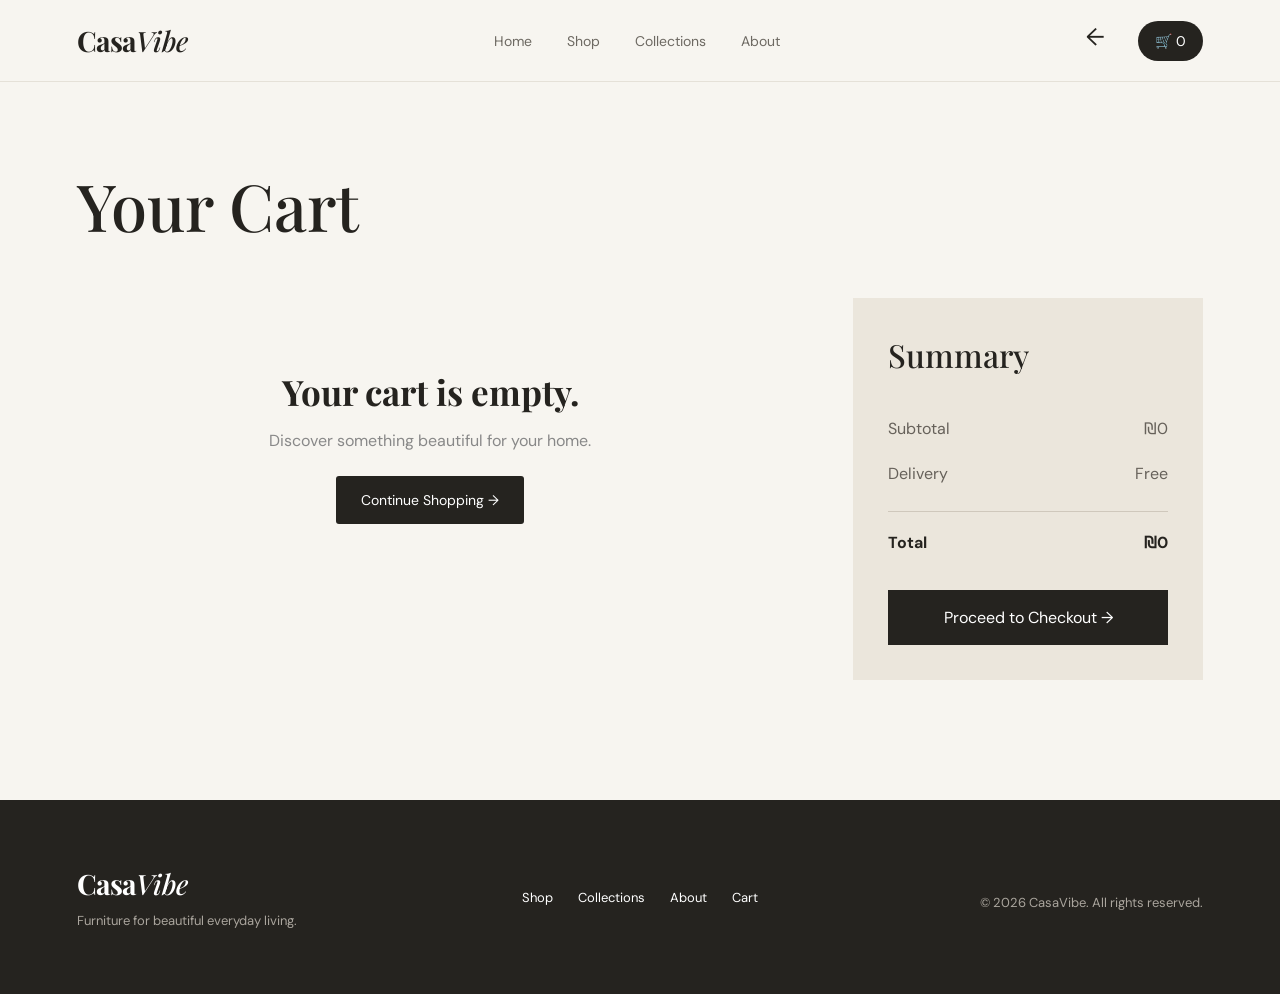
<file: html/cart.html>
<!DOCTYPE html>
<html lang="en">

<head>

    <meta charset="UTF-8">
    <meta name="viewport" content="width=device-width, initial-scale=1.0">

    <title>Your Cart | CasaVibe</title>

    <link rel="stylesheet" href="../css/style.css">

    <link rel="preconnect" href="https://fonts.googleapis.com">
    <link rel="preconnect" href="https://fonts.gstatic.com" crossorigin>

    <link
        href="https://fonts.googleapis.com/css2?family=DM+Sans:wght@400;500;600;700&family=Playfair+Display:wght@500;600;700&display=swap"
        rel="stylesheet"
    >

</head>


<body>


<!-- ================= HEADER ================= -->

<header class="header">

    <a href="index.html" class="logo">
        Casa<span>Vibe</span>
    </a>


    <nav class="navbar">

        <a href="index.html">
            Home
        </a>

        <a href="products.html">
            Shop
        </a>

        <a href="index.html#collections">
            Collections
        </a>

        <a href="index.html#about">
            About
        </a>

    </nav>


    <div class="header-actions">

        <a
            href="products.html"
            class="icon-btn"
        >
            ←
        </a>


        <a
            href="cart.html"
            class="cart-btn"
        >
            🛒
            <span id="cart-count">0</span>
        </a>

    </div>

</header>



<!-- ================= CART ================= -->

<main class="cart-page">

    <h1>
        Your Cart
    </h1>


    <div class="cart-layout">


        <!-- CART PRODUCTS -->

        <div id="cart-items"></div>


        <!-- SUMMARY -->

        <aside class="cart-summary">

            <h2>
                Summary
            </h2>


            <div class="summary-row">

                <span>
                    Subtotal
                </span>

                <span id="cart-subtotal">
                    ₪0
                </span>

            </div>


            <div class="summary-row">

                <span>
                    Delivery
                </span>

                <span>
                    Free
                </span>

            </div>


            <div class="summary-row summary-total">

                <span>
                    Total
                </span>

                <span id="cart-total">
                    ₪0
                </span>

            </div>


            <a
                href="checkout.html"
                class="checkout-btn"
                style="
                    display:block;
                    text-align:center;
                "
            >
                Proceed to Checkout →
            </a>

        </aside>

    </div>

</main>



<!-- ================= FOOTER ================= -->

<footer class="footer">

    <div>

        <a href="index.html" class="logo">
            Casa<span>Vibe</span>
        </a>

        <p>
            Furniture for beautiful everyday living.
        </p>

    </div>


    <div class="footer-links">

        <a href="products.html">
            Shop
        </a>

        <a href="index.html#collections">
            Collections
        </a>

        <a href="index.html#about">
            About
        </a>

        <a href="cart.html">
            Cart
        </a>

    </div>


    <p class="copyright">
        © 2026 CasaVibe. All rights reserved.
    </p>

</footer>



<!-- ================= CART JAVASCRIPT ================= -->

<script>

let cart =
    JSON.parse(
        localStorage.getItem("casaCart")
    ) || [];



/* ================= SAVE ================= */

function saveCart() {

    localStorage.setItem(
        "casaCart",
        JSON.stringify(cart)
    );

}



/* ================= DISPLAY ================= */

function displayCart() {

    const container =
        document.getElementById("cart-items");


    container.innerHTML = "";


    /* EMPTY CART */

    if (cart.length === 0) {

        container.innerHTML = `

            <div style="
                text-align:center;
                padding:70px 20px;
            ">

                <h2 style="
                    font-family:'Playfair Display',serif;
                    font-size:35px;
                    margin-bottom:15px;
                ">
                    Your cart is empty.
                </h2>

                <p style="
                    color:#888;
                    margin-bottom:25px;
                ">
                    Discover something beautiful
                    for your home.
                </p>

                <a
                    href="products.html"
                    class="primary-btn"
                >
                    Continue Shopping →
                </a>

            </div>

        `;

        updateTotals();

        updateCount();

        return;
    }



    /* PRODUCTS */

    cart.forEach(function(item, index) {

        const div =
            document.createElement("div");


        div.className =
            "cart-item";


        div.innerHTML = `

            <img
                src="${item.image}"
                alt="${item.name}"
            >


            <div>

                <h3>
                    ${item.name}
                </h3>


                <p>
                    ₪${Number(item.price).toLocaleString()}
                </p>


                <!-- QUANTITY -->

                <div style="
                    display:flex;
                    align-items:center;
                    gap:12px;
                    margin-top:15px;
                ">


                    <button
                        type="button"
                        onclick="decreaseItem(${index})"
                        style="
                            width:40px;
                            height:40px;
                            font-size:22px;
                            cursor:pointer;
                            border:1px solid #ccc;
                            background:white;
                        "
                    >
                        −
                    </button>


                    <span style="
                        min-width:25px;
                        text-align:center;
                        font-weight:bold;
                        font-size:17px;
                    ">
                        ${item.quantity}
                    </span>


                    <button
                        type="button"
                        onclick="increaseItem(${index})"
                        style="
                            width:40px;
                            height:40px;
                            font-size:22px;
                            cursor:pointer;
                            border:1px solid #ccc;
                            background:white;
                        "
                    >
                        +
                    </button>


                </div>


                <!-- REMOVE -->

                <button
                    type="button"
                    onclick="deleteItem(${index})"
                    style="
                        margin-top:15px;
                        cursor:pointer;
                        border:none;
                        background:none;
                        padding:0;
                        text-decoration:underline;
                    "
                >
                    Remove
                </button>

            </div>


            <!-- ITEM TOTAL -->

            <div class="cart-price">

                ₪${(
                    Number(item.price) *
                    Number(item.quantity)
                ).toLocaleString()}

            </div>

        `;


        container.appendChild(div);

    });


    updateTotals();

    updateCount();

}



/* ================= PLUS ================= */

function increaseItem(index) {

    if (!cart[index]) return;


    cart[index].quantity =
        Number(cart[index].quantity) + 1;


    saveCart();

    displayCart();

}



/* ================= MINUS ================= */

function decreaseItem(index) {

    if (!cart[index]) return;


    cart[index].quantity =
        Number(cart[index].quantity) - 1;


    /* DELETE WHEN ZERO */

    if (cart[index].quantity <= 0) {

        cart.splice(index, 1);

    }


    saveCart();

    displayCart();

}



/* ================= DELETE ================= */

function deleteItem(index) {

    if (!cart[index]) return;


    cart.splice(index, 1);


    saveCart();

    displayCart();

}



/* ================= TOTAL ================= */

function updateTotals() {

    let total = 0;


    cart.forEach(function(item) {

        total +=
            Number(item.price) *
            Number(item.quantity);

    });


    document.getElementById(
        "cart-subtotal"
    ).textContent =
        "₪" + total.toLocaleString();


    document.getElementById(
        "cart-total"
    ).textContent =
        "₪" + total.toLocaleString();

}



/* ================= CART COUNT ================= */

function updateCount() {

    let count = 0;


    cart.forEach(function(item) {

        count +=
            Number(item.quantity);

    });


    document.getElementById(
        "cart-count"
    ).textContent = count;

}



/* ================= START ================= */

displayCart();

updateCount();

</script>


</body>

</html>
</file>
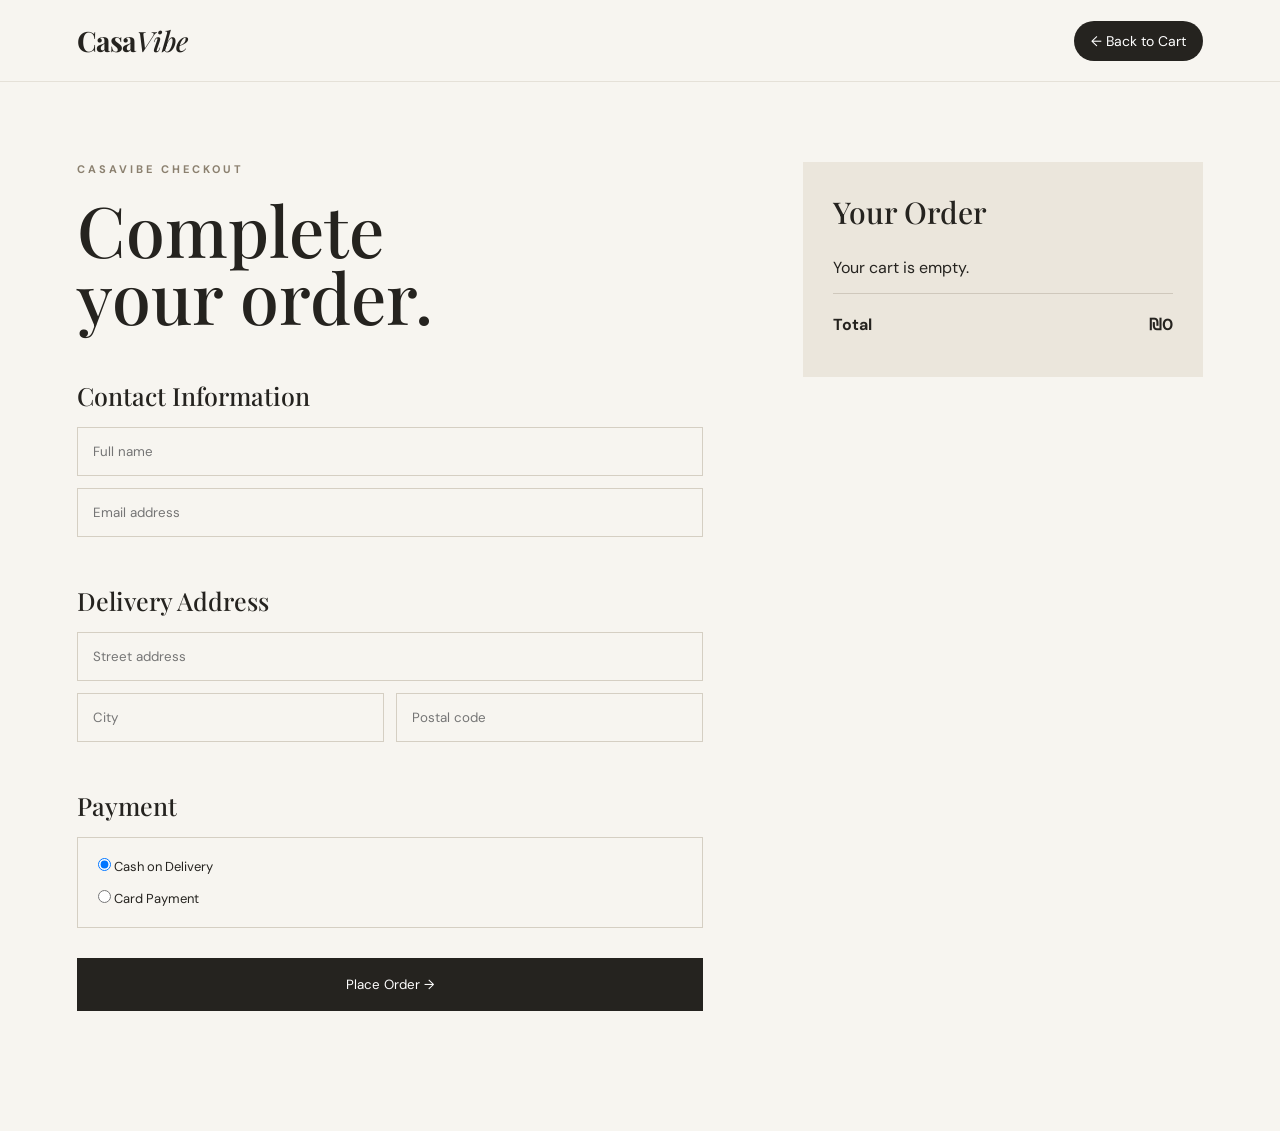
<file: html/checkout.html>
<!DOCTYPE html>
<html lang="en">

<head>

    <meta charset="UTF-8">

    <meta name="viewport" content="width=device-width, initial-scale=1.0">

    <title>Checkout | CasaVibe</title>

    <link rel="stylesheet" href="../css/style.css">

    <link rel="preconnect" href="https://fonts.googleapis.com">

    <link rel="stylesheet" href="https://fonts.googleapis.com/css2?family=DM+Sans:wght@400;500;600;700&family=Playfair+Display:wght@500;600;700&display=swap">

</head>

<body>

<header class="header">

    <a href="index.html" class="logo">
        Casa<span>Vibe</span>
    </a>

    <a href="cart.html" class="cart-btn">
        ← Back to Cart
    </a>

</header>


<main class="checkout-page">

    <div class="checkout-content">

        <p class="small-title">
            CASAVIBE CHECKOUT
        </p>

        <h1>
            Complete<br>
            your order.
        </h1>


        <form onsubmit="placeOrder(event)">

            <h2>Contact Information</h2>

            <input
                id="checkout-name"
                type="text"
                placeholder="Full name"
                required
            >

            <input
                id="checkout-email"
                type="email"
                placeholder="Email address"
                required
            >


            <h2>Delivery Address</h2>

            <input
                id="checkout-address"
                type="text"
                placeholder="Street address"
                required
            >

            <div class="checkout-row">

                <input
                    type="text"
                    placeholder="City"
                    required
                >

                <input
                    type="text"
                    placeholder="Postal code"
                    required
                >

            </div>


            <h2>Payment</h2>

            <div class="payment-box">

                <label>
                    <input type="radio" name="payment" checked>
                    Cash on Delivery
                </label>

                <label>
                    <input type="radio" name="payment">
                    Card Payment
                </label>

            </div>


            <button class="checkout-submit">
                Place Order →
            </button>

        </form>

    </div>


    <aside class="checkout-summary">

        <h2>Your Order</h2>

        <div id="checkout-items"></div>

        <div class="summary-row summary-total">

            <span>Total</span>

            <strong id="checkout-total">
                ₪0
            </strong>

        </div>

    </aside>

</main>


<script src="../js/script.js"></script>

<script>

function loadCheckout() {

    const container =
        document.querySelector("#checkout-items");

    const total =
        document.querySelector("#checkout-total");

    if (!cart.length) {

        container.innerHTML =
            "<p>Your cart is empty.</p>";

        return;
    }


    let totalPrice = 0;

    container.innerHTML = "";

    cart.forEach(item => {

        totalPrice += item.price * item.quantity;

        container.innerHTML += `

            <div class="checkout-item">

                <img
                    src="${item.image}"
                    alt="${item.name}"
                >

                <div>

                    <strong>
                        ${item.name}
                    </strong>

                    <p>
                        × ${item.quantity}
                    </p>

                </div>

                <span>
                    ₪${item.price * item.quantity}
                </span>

            </div>

        `;

    });

    total.textContent =
        `₪${totalPrice}`;
}


function placeOrder(event) {

    event.preventDefault();

    const order = {

        customer:
            document.querySelector("#checkout-name").value,

        email:
            document.querySelector("#checkout-email").value,

        address:
            document.querySelector("#checkout-address").value,

        items: cart,

        date:
            new Date().toLocaleString()

    };


    let orders =
    JSON.parse(localStorage.getItem("casaOrders")) || [];

orders.push(order);

localStorage.setItem(
    "casaOrders",
    JSON.stringify(orders)
);


    localStorage.removeItem("casaCart");

    cart = [];

    showToast("Order placed successfully ✓");

    setTimeout(() => {

        window.location.href = "index.html";

    }, 1500);

}


loadCheckout();

</script>

</body>
</html>
</file>
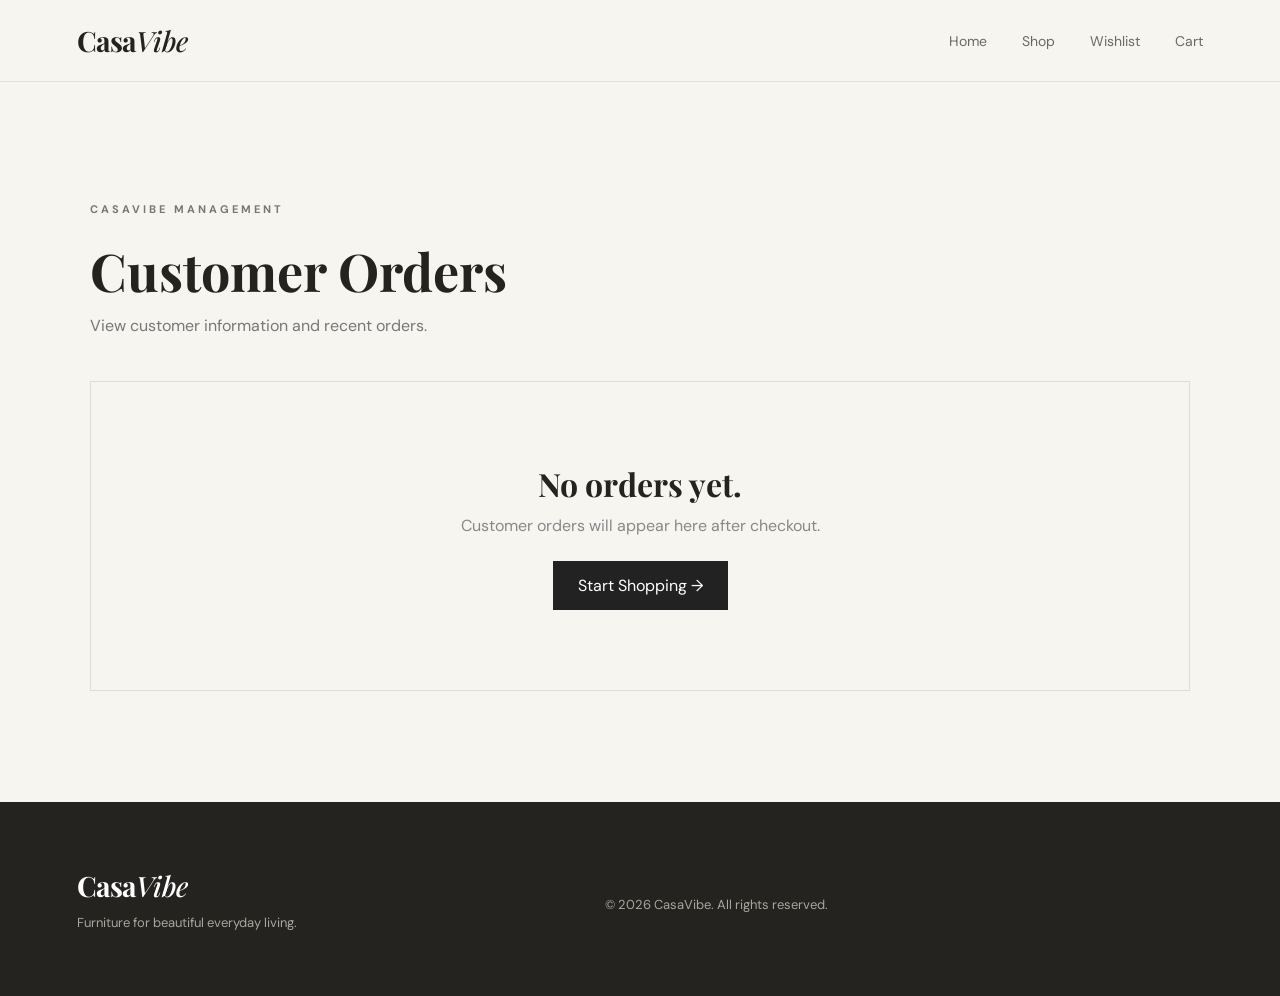
<file: html/orders.html>
<!DOCTYPE html><html lang="en"><head><meta charset="UTF-8">
<meta name="viewport" content="width=device-width, initial-scale=1.0">

<title>Orders | CasaVibe</title>

<link rel="stylesheet" href="../css/style.css">

<link rel="preconnect" href="https://fonts.googleapis.com">
<link rel="preconnect" href="https://fonts.gstatic.com" crossorigin>

<link href="https://fonts.googleapis.com/css2?family=DM+Sans:wght@400;500;600;700&family=Playfair+Display:wght@500;600;700&display=swap" rel="stylesheet">

<style>

    .orders-page {
        padding: 120px 7% 80px;
        min-height: 80vh;
    }

    .orders-header {
        max-width: 1200px;
        margin: 0 auto 45px;
    }

    .orders-header h1 {
        font-family: "Playfair Display", serif;
        font-size: 52px;
        margin: 10px 0;
    }

    .orders-header p {
        color: #777;
    }

    .orders-container {
        max-width: 1200px;
        margin: auto;
    }

    .order-card {
        border: 1px solid #ddd;
        padding: 30px;
        margin-bottom: 25px;
        background: #fff;
    }

    .order-top {
        display: flex;
        justify-content: space-between;
        align-items: flex-start;
        gap: 20px;
        border-bottom: 1px solid #eee;
        padding-bottom: 20px;
        margin-bottom: 20px;
    }

    .order-number {
        font-family: "Playfair Display", serif;
        font-size: 24px;
    }

    .order-date {
        color: #888;
        font-size: 14px;
        margin-top: 6px;
    }

    .order-status {
        background: #f1eee8;
        padding: 8px 14px;
        font-size: 13px;
        font-weight: 600;
    }

    .customer-info {
        display: grid;
        grid-template-columns: repeat(3, 1fr);
        gap: 20px;
        margin-bottom: 30px;
    }

    .customer-box {
        background: #fafafa;
        padding: 18px;
    }

    .customer-box span {
        display: block;
        font-size: 11px;
        text-transform: uppercase;
        letter-spacing: 1.5px;
        color: #999;
        margin-bottom: 7px;
    }

    .customer-box strong {
        font-size: 15px;
        font-weight: 600;
    }

    .order-products {
        border-top: 1px solid #eee;
        padding-top: 20px;
    }

    .order-product {
        display: flex;
        align-items: center;
        gap: 18px;
        padding: 15px 0;
        border-bottom: 1px solid #f0f0f0;
    }

    .order-product img {
        width: 75px;
        height: 75px;
        object-fit: cover;
    }

    .order-product-info {
        flex: 1;
    }

    .order-product-info strong {
        display: block;
        margin-bottom: 5px;
    }

    .order-product-info span {
        color: #888;
        font-size: 14px;
    }

    .order-product-price {
        font-weight: 700;
    }

    .order-total {
        display: flex;
        justify-content: space-between;
        align-items: center;
        padding-top: 25px;
        margin-top: 10px;
        font-size: 18px;
    }

    .order-total strong {
        font-size: 24px;
    }

    .empty-orders {
        text-align: center;
        padding: 80px 20px;
        border: 1px solid #ddd;
    }

    .empty-orders h2 {
        font-family: "Playfair Display", serif;
        font-size: 32px;
        margin-bottom: 10px;
    }

    .empty-orders p {
        color: #888;
        margin-bottom: 25px;
    }

    .empty-orders a {
        display: inline-block;
        background: #222;
        color: white;
        padding: 14px 25px;
        text-decoration: none;
    }

    .clear-orders {
        margin-top: 20px;
        border: 1px solid #ccc;
        background: white;
        padding: 12px 20px;
        cursor: pointer;
    }

    @media (max-width: 800px) {

        .orders-page {
            padding: 100px 5% 50px;
        }

        .orders-header h1 {
            font-size: 40px;
        }

        .customer-info {
            grid-template-columns: 1fr;
        }

        .order-top {
            flex-direction: column;
        }

        .order-product-price {
            font-size: 14px;
        }

    }

</style>

</head><body><header class="header"><a href="index.html" class="logo">
    Casa<span>Vibe</span>
</a>

<nav class="navbar">

    <a href="index.html">
        Home
    </a>

    <a href="products.html">
        Shop
    </a>

    <a href="wishlist.html">
        Wishlist
    </a>

    <a href="cart.html">
        Cart
    </a>

</nav>

</header><main class="orders-page"><div class="orders-header">

    <p class="small-title">
        CASAVIBE MANAGEMENT
    </p>

    <h1>
        Customer Orders
    </h1>

    <p>
        View customer information and recent orders.
    </p>

</div>


<div
    id="orders-container"
    class="orders-container">
</div>

</main><footer class="footer"><div>

    <a href="index.html" class="logo">
        Casa<span>Vibe</span>
    </a>

    <p>
        Furniture for beautiful everyday living.
    </p>

</div>

<p class="copyright">
    © 2026 CasaVibe. All rights reserved.
</p>

</footer><script>

function loadOrders() {

    const container =
        document.querySelector("#orders-container");

    const orders =
        JSON.parse(
            localStorage.getItem("casaOrders")
        ) || [];


    if (!orders.length) {

        container.innerHTML = `

            <div class="empty-orders">

                <h2>
                    No orders yet.
                </h2>

                <p>
                    Customer orders will appear here after checkout.
                </p>

                <a href="products.html">
                    Start Shopping →
                </a>

            </div>

        `;

        return;
    }


    container.innerHTML = "";


    orders.slice().reverse().forEach(function(order, index) {

        const orderNumber =
            orders.length - index;


        let productsHTML = "";

        let total = 0;


        if (order.items && order.items.length) {

            order.items.forEach(function(item) {

                const itemTotal =
                    Number(item.price) * Number(item.quantity);

                total += itemTotal;


                productsHTML += `

                    <div class="order-product">

                        <img
                            src="${item.image}"
                            alt="${item.name}"
                        >

                        <div class="order-product-info">

                            <strong>
                                ${item.name}
                            </strong>

                            <span>
                                Quantity: ${item.quantity}
                            </span>

                        </div>

                        <div class="order-product-price">
                            ₪${itemTotal}
                        </div>

                    </div>

                `;

            });

        }


        container.innerHTML += `

            <div class="order-card">

                <div class="order-top">

                    <div>

                        <div class="order-number">
                            Order #${orderNumber}
                        </div>

                        <div class="order-date">
                            ${order.date || "Date unavailable"}
                        </div>

                    </div>

                    <div class="order-status">
                        Pending
                    </div>

                </div>


                <div class="customer-info">

                    <div class="customer-box">

                        <span>
                            Customer
                        </span>

                        <strong>
                            ${order.customer || "Not provided"}
                        </strong>

                    </div>


                    <div class="customer-box">

                        <span>
                            Email
                        </span>

                        <strong>
                            ${order.email || "Not provided"}
                        </strong>

                    </div>


                    <div class="customer-box">

                        <span>
                            Delivery Address
                        </span>

                        <strong>
                            ${order.address || "Not provided"}
                        </strong>

                    </div>

                </div>


                <div class="order-products">

                    ${productsHTML}

                </div>


                <div class="order-total">

                    <span>
                        Order Total
                    </span>

                    <strong>
                        ₪${total}
                    </strong>

                </div>

            </div>

        `;

    });


    container.innerHTML += `

        <button
            class="clear-orders"
            onclick="clearOrders()">

            Clear All Orders

        </button>

    `;

}


function clearOrders() {

    const confirmDelete =
        confirm(
            "Are you sure you want to delete all orders?"
        );

    if (!confirmDelete) return;


    localStorage.removeItem("casaOrders");

    loadOrders();

}


loadOrders();

</script></body></html>
</file>
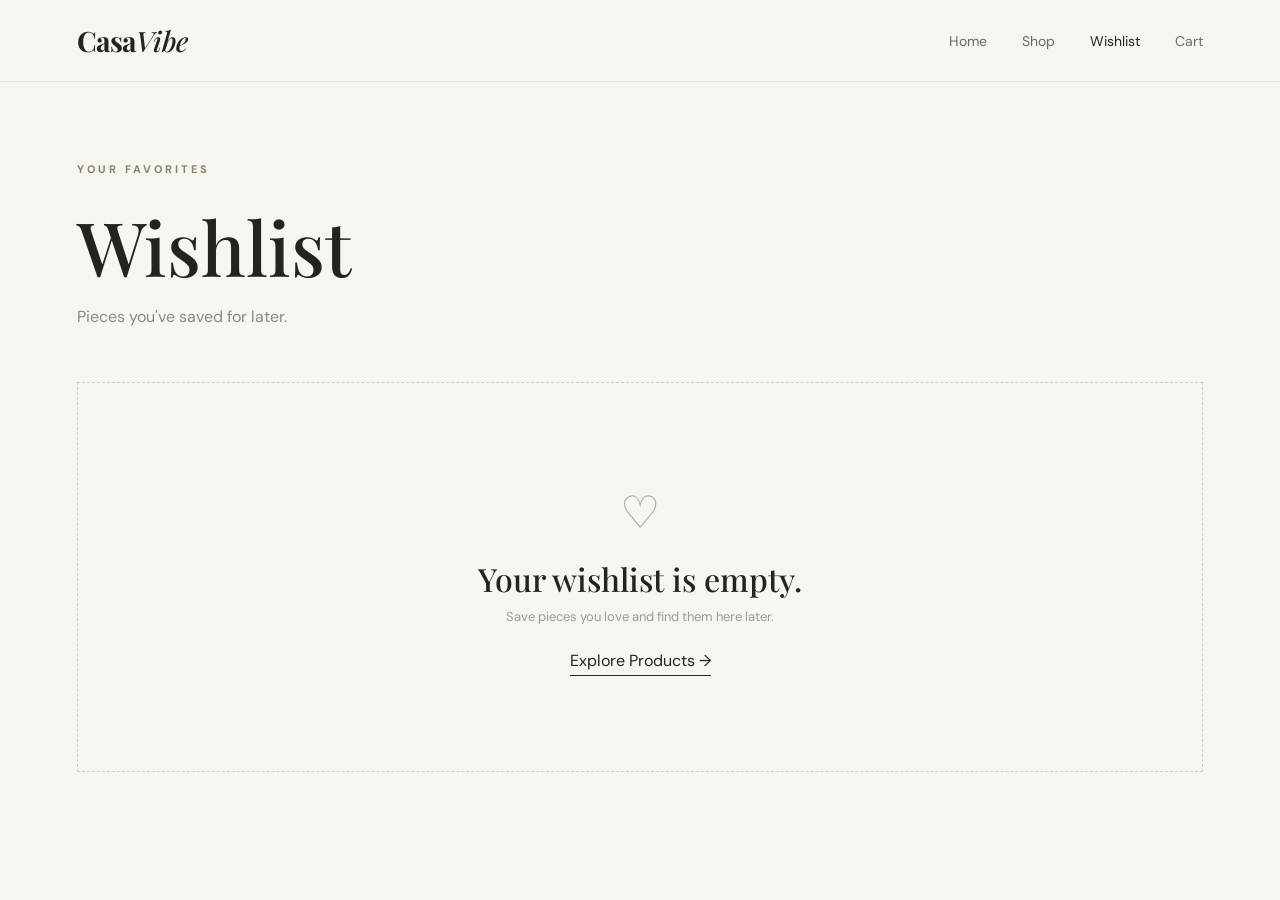
<file: html/wishlist.html>
<!DOCTYPE html>
<html lang="en">

<head>

    <meta charset="UTF-8">

    <meta name="viewport" content="width=device-width, initial-scale=1.0">

    <title>Wishlist | CasaVibe</title>

    <link rel="stylesheet" href="../css/style.css">

    <link rel="preconnect" href="https://fonts.googleapis.com">

    <link rel="preconnect" href="https://fonts.gstatic.com" crossorigin>

    <link href="https://fonts.googleapis.com/css2?family=DM+Sans:wght@400;500;600;700&family=Playfair+Display:wght@500;600;700&display=swap" rel="stylesheet">

</head>

<body>

<header class="header">

    <a href="index.html" class="logo">
        Casa<span>Vibe</span>
    </a>

    <nav class="navbar">

        <a href="index.html">Home</a>

        <a href="products.html">Shop</a>

        <a href="wishlist.html" class="active">
            Wishlist
        </a>

        <a href="cart.html">
            Cart
        </a>

    </nav>

</header>


<main class="wishlist-page">

    <div class="wishlist-title">

        <p class="small-title">
            YOUR FAVORITES
        </p>

        <h1>
            Wishlist
        </h1>

        <p>
            Pieces you've saved for later.
        </p>

    </div>


    <div
        id="wishlist-grid"
        class="shop-grid">
    </div>

</main>


<script src="../js/script.js"></script>


<script>

function renderWishlist() {

    const grid =
        document.querySelector("#wishlist-grid");

    const wishlist =
        JSON.parse(
            localStorage.getItem("casaWishlist")
        ) || [];


    if (!wishlist.length) {

        grid.innerHTML = `

            <div class="empty-wishlist">

                <div>
                    ♡
                </div>

                <h2>
                    Your wishlist is empty.
                </h2>

                <p>
                    Save pieces you love and find them here later.
                </p>

                <a href="products.html">
                    Explore Products →
                </a>

            </div>

        `;

        return;
    }


    wishlist.forEach((item, index) => {

        grid.innerHTML += `

            <article class="shop-product">

                <div class="shop-product-image">

                    <button
                        class="heart-btn wishlist-remove"
                        onclick="removeWishlist(${index})">
                        ♥
                    </button>

                    <img
                        src="${item.image}"
                        alt="${item.name}"
                    >

                </div>

                <div class="shop-product-info">

                    <span>
                        Saved Item
                    </span>

                    <h2>
                        ${item.name}
                    </h2>

                    <div>

                        <strong>
                            ₪${item.price}
                        </strong>

                        <button
                            class="add-btn"
                            onclick="addWishlistToCart(${index})">
                            Add to cart +
                        </button>

                    </div>

                </div>

            </article>

        `;

    });

}


function removeWishlist(index) {

    let wishlist =
        JSON.parse(
            localStorage.getItem("casaWishlist")
        ) || [];

    wishlist.splice(index, 1);

    localStorage.setItem(
        "casaWishlist",
        JSON.stringify(wishlist)
    );

    renderWishlist();

}


function addWishlistToCart(index) {

    const wishlist =
        JSON.parse(
            localStorage.getItem("casaWishlist")
        ) || [];

    const item = wishlist[index];

    addToCart(
        item.name,
        item.price,
        item.image
    );

}


renderWishlist();

</script>

</body>
</html>
</file>
<file: css/style.css>
* {
    margin: 0;
    padding: 0;
    box-sizing: border-box;
}

html {
    scroll-behavior: smooth;
}

body {
    font-family: "DM Sans", sans-serif;
    background: #f7f5f0;
    color: #25231f;
}

a {
    text-decoration: none;
    color: inherit;
}

button {
    font-family: inherit;
}


/* ================= HEADER ================= */

.header {
    height: 82px;
    padding: 0 6%;
    display: flex;
    align-items: center;
    justify-content: space-between;
    background: #f7f5f0;
    border-bottom: 1px solid #e5e1d8;
    position: sticky;
    top: 0;
    z-index: 1000;
}

.logo {
    font-family: "Playfair Display", serif;
    font-size: 28px;
    font-weight: 700;
    letter-spacing: -1px;
}

.logo span {
    font-style: italic;
    font-weight: 500;
}

.navbar {
    display: flex;
    gap: 35px;
}

.navbar a {
    font-size: 14px;
    color: #6d6962;
    transition: 0.3s;
}

.navbar a:hover,
.navbar a.active {
    color: #25231f;
}

.header-actions {
    display: flex;
    align-items: center;
    gap: 12px;
}

.icon-btn {
    width: 40px;
    height: 40px;
    border: none;
    background: transparent;
    font-size: 24px;
    cursor: pointer;
}

.cart-btn {
    background: #25231f;
    color: white;
    padding: 11px 17px;
    border-radius: 30px;
    font-size: 14px;
}


/* ================= HERO ================= */

.hero {
    min-height: calc(100vh - 82px);
    padding: 55px 6%;
    display: grid;
    grid-template-columns: 0.85fr 1.15fr;
    gap: 60px;
    align-items: center;
}

.hero-content {
    max-width: 570px;
}

.small-title {
    font-size: 11px;
    letter-spacing: 3px;
    font-weight: 700;
    color: #8b806f;
    margin-bottom: 20px;
}

.hero h1 {
    font-family: "Playfair Display", serif;
    font-size: clamp(55px, 6vw, 92px);
    line-height: 0.95;
    font-weight: 500;
    letter-spacing: -4px;
}

.hero h1 span {
    display: block;
    font-style: italic;
}

.hero-description {
    margin-top: 30px;
    max-width: 450px;
    color: #716d66;
    line-height: 1.8;
    font-size: 15px;
}

.hero-buttons {
    margin-top: 35px;
    display: flex;
    gap: 14px;
    align-items: center;
}

.primary-btn {
    display: inline-block;
    background: #25231f;
    color: white;
    padding: 15px 25px;
    border-radius: 3px;
    font-size: 14px;
    transition: 0.3s;
}

.primary-btn:hover {
    transform: translateY(-3px);
}

.secondary-btn {
    border-bottom: 1px solid #25231f;
    padding-bottom: 5px;
    font-size: 14px;
}

.hero-image {
    height: 650px;
    position: relative;
    overflow: hidden;
}

.hero-image img {
    width: 100%;
    height: 100%;
    object-fit: cover;
    transition: 0.7s;
}

.hero-image:hover img {
    transform: scale(1.03);
}

.floating-card {
    position: absolute;
    bottom: 25px;
    left: 25px;
    background: rgba(255,255,255,0.94);
    padding: 17px 20px;
    display: flex;
    align-items: center;
    gap: 13px;
    min-width: 210px;
}

.floating-card > span {
    font-size: 22px;
}

.floating-card strong {
    display: block;
    font-size: 13px;
}

.floating-card small {
    color: #777;
    display: block;
    margin-top: 4px;
}


/* ================= SECTIONS ================= */

.categories,
.featured {
    padding: 100px 6%;
}

.section-heading {
    display: flex;
    justify-content: space-between;
    align-items: end;
    margin-bottom: 40px;
}

.section-heading h2 {
    font-family: "Playfair Display", serif;
    font-size: 46px;
    font-weight: 500;
}

.section-heading > a {
    border-bottom: 1px solid #25231f;
    padding-bottom: 5px;
    font-size: 13px;
}


/* ================= CATEGORIES ================= */

.category-grid {
    display: grid;
    grid-template-columns: 1.5fr 1fr 1fr;
    gap: 18px;
}

.category-card {
    height: 480px;
    position: relative;
    overflow: hidden;
}

.category-card img {
    width: 100%;
    height: 100%;
    object-fit: cover;
    transition: 0.6s;
}

.category-card:hover img {
    transform: scale(1.06);
}

.category-overlay {
    position: absolute;
    bottom: 0;
    left: 0;
    right: 0;
    padding: 30px;
    color: white;
    background: linear-gradient(transparent, rgba(0,0,0,0.7));
}

.category-overlay span {
    font-size: 11px;
    opacity: 0.8;
}

.category-overlay h3 {
    font-family: "Playfair Display", serif;
    font-size: 30px;
    margin-top: 8px;
}

.category-overlay p {
    font-size: 12px;
    margin-top: 5px;
    opacity: 0.85;
}


/* ================= PRODUCTS ================= */

.product-grid {
    display: grid;
    grid-template-columns: repeat(4, 1fr);
    gap: 22px;
}

.product-image {
    height: 390px;
    position: relative;
    overflow: hidden;
    background: #e9e5dd;
}

.product-image img {
    width: 100%;
    height: 100%;
    object-fit: cover;
    transition: 0.6s;
}

.product-card:hover .product-image img {
    transform: scale(1.05);
}

.badge {
    position: absolute;
    top: 15px;
    left: 15px;
    background: white;
    padding: 7px 10px;
    font-size: 10px;
    font-weight: 700;
    z-index: 2;
}

.badge.sale {
    background: #25231f;
    color: white;
}

.heart-btn {
    position: absolute;
    right: 15px;
    top: 13px;
    z-index: 3;
    border: none;
    background: white;
    width: 37px;
    height: 37px;
    border-radius: 50%;
    font-size: 21px;
    cursor: pointer;
    transition: 0.3s;
}

.heart-btn:hover {
    transform: scale(1.1);
}

.product-info {
    padding: 16px 2px;
}

.product-info > p {
    color: #999;
    font-size: 11px;
    text-transform: uppercase;
    letter-spacing: 1px;
}

.product-info h3 {
    font-family: "Playfair Display", serif;
    font-size: 21px;
    font-weight: 500;
    margin-top: 7px;
}

.product-bottom {
    display: flex;
    justify-content: space-between;
    align-items: center;
    margin-top: 13px;
}

.product-bottom strong {
    font-size: 14px;
}

.product-bottom span {
    font-size: 11px;
    letter-spacing: 1px;
}


/* ================= ABOUT ================= */

.about {
    margin: 50px 6% 120px;
    display: grid;
    grid-template-columns: 1fr 1fr;
    background: #e8e3d9;
}

.about-image {
    height: 600px;
}

.about-image img {
    width: 100%;
    height: 100%;
    object-fit: cover;
}

.about-content {
    display: flex;
    flex-direction: column;
    justify-content: center;
    padding: 70px;
}

.about-content h2 {
    font-family: "Playfair Display", serif;
    font-size: 52px;
    font-weight: 500;
    line-height: 1.05;
}

.about-content > p:not(.small-title) {
    color: #6d6962;
    line-height: 1.8;
    margin: 25px 0 35px;
    max-width: 430px;
}

.about-content .primary-btn {
    width: fit-content;
}


/* ================= FOOTER ================= */

.footer {
    background: #25231f;
    color: white;
    padding: 65px 6%;
    display: grid;
    grid-template-columns: 1fr 1fr 1fr;
    align-items: center;
}

.footer .logo {
    color: white;
}

.footer p {
    color: #aaa59d;
    font-size: 13px;
    margin-top: 10px;
}

.footer-links {
    display: flex;
    justify-content: center;
    gap: 25px;
    font-size: 13px;
}

.copyright {
    text-align: right;
}


/* ================= RESPONSIVE ================= */

@media (max-width: 1000px) {

    .navbar {
        gap: 15px;
    }

    .hero {
        grid-template-columns: 1fr;
    }

    .hero-image {
        height: 500px;
    }

    .category-grid {
        grid-template-columns: 1fr 1fr;
    }

    .category-card.large {
        grid-column: span 2;
    }

    .product-grid {
        grid-template-columns: repeat(2, 1fr);
    }

    .about {
        grid-template-columns: 1fr;
    }

    .footer {
        grid-template-columns: 1fr;
        gap: 30px;
    }

    .copyright {
        text-align: left;
    }

    .footer-links {
        justify-content: flex-start;
    }
}


@media (max-width: 650px) {

    .header {
        padding: 0 20px;
    }

    .navbar {
        display: none;
    }

    .hero {
        padding: 40px 20px;
    }

    .hero h1 {
        font-size: 55px;
    }

    .hero-image {
        height: 430px;
    }

    .categories,
    .featured {
        padding: 70px 20px;
    }

    .section-heading {
        align-items: flex-start;
        flex-direction: column;
        gap: 20px;
    }

    .section-heading h2 {
        font-size: 38px;
    }

    .category-grid {
        grid-template-columns: 1fr;
    }

    .category-card.large {
        grid-column: auto;
    }

    .category-card {
        height: 400px;
    }

    .product-grid {
        grid-template-columns: 1fr;
    }

    .product-image {
        height: 450px;
    }

    .about {
        margin: 20px 20px 80px;
    }

    .about-image {
        height: 400px;
    }

    .about-content {
        padding: 45px 30px;
    }

    .about-content h2 {
        font-size: 40px;
    }

    .header-actions .icon-btn:first-child {
        display: none;
    }
}

/* ================= SHOP PAGE ================= */

.shop-hero {
    padding: 110px 6% 70px;
    max-width: 850px;
}

.shop-hero h1 {
    font-family: "Playfair Display", serif;
    font-size: clamp(60px, 8vw, 105px);
    line-height: .9;
    font-weight: 500;
    letter-spacing: -5px;
}

.shop-hero h1 i {
    font-weight: 400;
}

.shop-hero > p:last-child {
    max-width: 520px;
    color: #77726a;
    line-height: 1.8;
    margin-top: 30px;
}

.shop-section {
    padding: 0 6% 120px;
}

.filter-bar {
    display: flex;
    gap: 10px;
    border-bottom: 1px solid #ddd8ce;
    padding-bottom: 20px;
    margin-bottom: 45px;
    overflow-x: auto;
}

.filter-btn {
    border: 1px solid #d7d2c8;
    background: transparent;
    padding: 11px 19px;
    border-radius: 30px;
    cursor: pointer;
    white-space: nowrap;
    color: #66615a;
    transition: .3s;
}

.filter-btn:hover,
.filter-btn.active {
    background: #25231f;
    color: white;
    border-color: #25231f;
}

.shop-grid {
    display: grid;
    grid-template-columns: repeat(4, 1fr);
    gap: 45px 20px;
}

.shop-product-image {
    height: 430px;
    position: relative;
    overflow: hidden;
    background: #e9e5dd;
}

.shop-product-image img {
    width: 100%;
    height: 100%;
    object-fit: cover;
    transition: .6s ease;
}

.shop-product:hover .shop-product-image img {
    transform: scale(1.06);
}

.shop-product-info {
    padding-top: 17px;
}

.shop-product-info > span {
    font-size: 10px;
    color: #999;
    text-transform: uppercase;
    letter-spacing: 1.5px;
}

.shop-product-info h2 {
    font-family: "Playfair Display", serif;
    font-size: 22px;
    font-weight: 500;
    margin: 7px 0 14px;
}

.shop-product-info > div {
    display: flex;
    justify-content: space-between;
    align-items: center;
}

.shop-product-info strong {
    font-size: 14px;
}

.add-btn {
    border: none;
    border-bottom: 1px solid #25231f;
    background: transparent;
    padding-bottom: 4px;
    cursor: pointer;
    font-size: 12px;
}

.add-btn:hover {
    opacity: .6;
}


/* ================= PRODUCT DETAILS ================= */

.product-details {
    padding: 70px 6% 120px;
    display: grid;
    grid-template-columns: 1.1fr .9fr;
    gap: 70px;
}

.product-gallery {
    display: grid;
    grid-template-columns: 1fr 1fr;
    gap: 12px;
}

.product-gallery img {
    width: 100%;
    height: 440px;
    object-fit: cover;
}

.product-info-page {
    padding: 30px 0;
}

.product-info-page .category {
    color: #999;
    font-size: 11px;
    text-transform: uppercase;
    letter-spacing: 2px;
}

.product-info-page h1 {
    font-family: "Playfair Display", serif;
    font-size: 58px;
    line-height: 1;
    font-weight: 500;
    margin: 18px 0;
}

.product-price {
    font-size: 20px;
    margin-bottom: 25px;
}

.product-description {
    color: #77726a;
    line-height: 1.8;
    max-width: 500px;
}

.product-option {
    margin-top: 35px;
}

.product-option label {
    display: block;
    font-size: 12px;
    font-weight: 700;
    margin-bottom: 12px;
}

.option-buttons {
    display: flex;
    gap: 10px;
}

.option-buttons button {
    padding: 11px 18px;
    border: 1px solid #ccc6bb;
    background: transparent;
    cursor: pointer;
}

.option-buttons button.active {
    background: #25231f;
    color: white;
}

.quantity {
    display: flex;
    width: fit-content;
    border: 1px solid #ccc6bb;
}

.quantity button {
    width: 40px;
    height: 42px;
    border: none;
    background: transparent;
    cursor: pointer;
}

.quantity span {
    width: 40px;
    display: flex;
    align-items: center;
    justify-content: center;
}

.add-large {
    width: 100%;
    margin-top: 25px;
    padding: 17px;
    border: none;
    background: #25231f;
    color: white;
    cursor: pointer;
    font-size: 14px;
}

.add-large:hover {
    opacity: .85;
}


/* ================= CART ================= */

.cart-page {
    padding: 80px 6% 120px;
}

.cart-page h1 {
    font-family: "Playfair Display", serif;
    font-size: 65px;
    font-weight: 500;
    margin-bottom: 50px;
}

.cart-layout {
    display: grid;
    grid-template-columns: 1fr 350px;
    gap: 70px;
}

.cart-item {
    display: grid;
    grid-template-columns: 130px 1fr auto;
    gap: 25px;
    padding: 20px 0;
    border-bottom: 1px solid #ddd8ce;
    align-items: center;
}

.cart-item img {
    width: 130px;
    height: 130px;
    object-fit: cover;
}

.cart-item h3 {
    font-family: "Playfair Display", serif;
    font-size: 22px;
    font-weight: 500;
}

.cart-item p {
    color: #999;
    font-size: 12px;
    margin-top: 7px;
}

.remove-btn {
    border: none;
    background: transparent;
    color: #999;
    cursor: pointer;
    margin-top: 15px;
}

.cart-price {
    font-weight: 600;
}

.cart-summary {
    background: #ebe6dc;
    padding: 35px;
    height: fit-content;
}

.cart-summary h2 {
    font-family: "Playfair Display", serif;
    font-size: 32px;
    font-weight: 500;
    margin-bottom: 30px;
}

.summary-row {
    display: flex;
    justify-content: space-between;
    padding: 12px 0;
    color: #66615a;
}

.summary-total {
    border-top: 1px solid #cfc8bc;
    margin-top: 15px;
    padding-top: 20px;
    color: #25231f;
    font-weight: 700;
}

.checkout-btn {
    width: 100%;
    margin-top: 25px;
    padding: 17px;
    border: none;
    background: #25231f;
    color: white;
    cursor: pointer;
}


/* ================= TOAST ================= */

.toast {
    position: fixed;
    right: 25px;
    bottom: 25px;
    background: #25231f;
    color: white;
    padding: 15px 22px;
    z-index: 9999;
    transform: translateY(100px);
    opacity: 0;
    transition: .4s;
}

.toast.show {
    transform: translateY(0);
    opacity: 1;
}


/* ================= MOBILE SHOP ================= */

@media (max-width: 1000px) {

    .shop-grid {
        grid-template-columns: repeat(2, 1fr);
    }

    .product-details {
        grid-template-columns: 1fr;
    }

    .cart-layout {
        grid-template-columns: 1fr;
    }
}

@media (max-width: 650px) {

    .shop-hero {
        padding: 70px 20px 50px;
    }

    .shop-hero h1 {
        font-size: 60px;
    }

    .shop-section {
        padding: 0 20px 80px;
    }

    .shop-grid {
        grid-template-columns: 1fr;
    }

    .shop-product-image {
        height: 450px;
    }

    .product-details {
        padding: 40px 20px 80px;
    }

    .product-gallery {
        grid-template-columns: 1fr;
    }

    .product-gallery img {
        height: 420px;
    }

    .product-info-page h1 {
        font-size: 45px;
    }

    .cart-page {
        padding: 50px 20px 80px;
    }

    .cart-page h1 {
        font-size: 50px;
    }

    .cart-item {
        grid-template-columns: 90px 1fr;
    }

    .cart-item img {
        width: 90px;
        height: 90px;
    }

    .cart-price {
        grid-column: 2;
    }
}


/* ================= SEARCH OVERLAY ================= */

.search-overlay {
    position: fixed;
    inset: 0;
    background: rgba(20, 19, 17, .55);
    backdrop-filter: blur(8px);
    z-index: 99999;
    opacity: 0;
    visibility: hidden;
    transition: .3s;
}

.search-overlay.active {
    opacity: 1;
    visibility: visible;
}

.search-box {
    position: absolute;
    top: 0;
    left: 0;
    right: 0;
    background: #f7f5f0;
    padding: 70px 10%;
    min-height: 330px;
    transform: translateY(-100%);
    transition: .45s ease;
}

.search-overlay.active .search-box {
    transform: translateY(0);
}

.close-search {
    position: absolute;
    right: 6%;
    top: 30px;
    border: none;
    background: transparent;
    font-size: 35px;
    cursor: pointer;
}

#search-input {
    width: 100%;
    border: none;
    border-bottom: 2px solid #25231f;
    background: transparent;
    outline: none;
    padding: 15px 0;
    font-family: "Playfair Display", serif;
    font-size: 45px;
}

.search-hint {
    color: #888;
    margin-top: 25px;
    font-size: 13px;
}

/* ================= LOGIN ================= */

.login-body {
    min-height: 100vh;
}

.login-page {
    min-height: 100vh;
    display: grid;
    grid-template-columns: 1fr 1fr;
}

.login-image {
    position: relative;
    overflow: hidden;
}

.login-image img {
    width: 100%;
    height: 100%;
    object-fit: cover;
}

.login-image-text {
    position: absolute;
    bottom: 60px;
    left: 60px;
    color: white;
}

.login-image-text h2 {
    font-family: "Playfair Display", serif;
    font-size: 55px;
    font-weight: 500;
    line-height: 1;
}

.login-form {
    padding: 55px 10%;
    background: #f7f5f0;
}

.login-content {
    max-width: 450px;
    margin: 120px auto 0;
}

.login-content h1 {
    font-family: "Playfair Display", serif;
    font-size: 55px;
    font-weight: 500;
    line-height: .98;
    margin-bottom: 45px;
}

.login-content form {
    display: flex;
    flex-direction: column;
}

.login-content label {
    font-size: 12px;
    margin: 18px 0 8px;
}

.login-content input {
    border: none;
    border-bottom: 1px solid #bbb5aa;
    background: transparent;
    padding: 13px 0;
    outline: none;
    font-family: inherit;
    font-size: 14px;
}

.login-content input:focus {
    border-color: #25231f;
}

.login-content form button {
    margin-top: 35px;
    padding: 17px;
    border: none;
    background: #25231f;
    color: white;
    cursor: pointer;
    font-size: 14px;
}

.signup-text {
    color: #888;
    font-size: 13px;
    margin-top: 25px;
}

.signup-text a {
    color: #25231f;
    border-bottom: 1px solid #25231f;
}


@media (max-width: 800px) {

    .login-page {
        grid-template-columns: 1fr;
    }

    .login-image {
        display: none;
    }

    .login-form {
        padding: 35px 25px;
    }

    .login-content {
        margin-top: 90px;
    }

    .login-content h1 {
        font-size: 45px;
    }
}


/* ================= CHECKOUT ================= */

.checkout-page {
    padding: 80px 6% 120px;
    display: grid;
    grid-template-columns: 1fr 400px;
    gap: 100px;
    max-width: 1400px;
    margin: auto;
}

.checkout-content {
    max-width: 650px;
}

.checkout-content h1 {
    font-family: "Playfair Display", serif;
    font-size: 70px;
    font-weight: 500;
    line-height: .95;
    margin-bottom: 50px;
}

.checkout-content h2 {
    font-family: "Playfair Display", serif;
    font-weight: 500;
    font-size: 25px;
    margin: 35px 0 15px;
}

.checkout-content form > input,
.checkout-row input {
    width: 100%;
    padding: 15px;
    margin-bottom: 12px;
    border: 1px solid #d5cfc3;
    background: transparent;
    outline: none;
    font-family: inherit;
}

.checkout-row {
    display: grid;
    grid-template-columns: 1fr 1fr;
    gap: 12px;
}

.payment-box {
    border: 1px solid #d5cfc3;
    padding: 20px;
    display: flex;
    flex-direction: column;
    gap: 15px;
}

.payment-box label {
    font-size: 13px;
}

.checkout-submit {
    width: 100%;
    margin-top: 30px;
    padding: 18px;
    border: none;
    background: #25231f;
    color: white;
    cursor: pointer;
}

.checkout-summary {
    background: #ebe6dc;
    padding: 30px;
    height: fit-content;
}

.checkout-summary h2 {
    font-family: "Playfair Display", serif;
    font-size: 30px;
    font-weight: 500;
    margin-bottom: 25px;
}

.checkout-item {
    display: grid;
    grid-template-columns: 65px 1fr auto;
    gap: 12px;
    align-items: center;
    border-bottom: 1px solid #d2ccbf;
    padding: 15px 0;
}

.checkout-item img {
    width: 65px;
    height: 65px;
    object-fit: cover;
}

.checkout-item strong {
    font-size: 12px;
}

.checkout-item p {
    color: #888;
    font-size: 11px;
    margin-top: 5px;
}

.checkout-item > span {
    font-size: 12px;
}


@media (max-width: 900px) {

    .checkout-page {
        grid-template-columns: 1fr;
        gap: 50px;
    }

}

@media (max-width: 600px) {

    .checkout-page {
        padding: 50px 20px 80px;
    }

    .checkout-content h1 {
        font-size: 52px;
    }

    .checkout-row {
        grid-template-columns: 1fr;
        gap: 0;
    }

}

.login-link {
    text-decoration: none;
    color: #25231f;
    border: 1px solid #25231f;
    padding: 10px 18px;
    font-size: 13px;
    transition: .3s;
}

.login-link:hover {
    background: #25231f;
    color: white;
}



/* ================= ADMIN DASHBOARD ================= */

.admin-header {
    min-height: 85px;
    padding: 0 6%;
    border-bottom: 1px solid #ddd8ce;
    display: flex;
    align-items: center;
    justify-content: space-between;
}

.admin-label {
    font-size: 10px;
    letter-spacing: 2px;
    color: #999;
    margin-right: 25px;
}

.admin-home {
    color: #25231f;
    text-decoration: none;
    font-size: 13px;
}

.admin-page {
    padding: 70px 6% 120px;
}

.admin-intro {
    display: flex;
    justify-content: space-between;
    align-items: end;
    margin-bottom: 55px;
}

.admin-intro h1 {
    font-family: "Playfair Display", serif;
    font-size: 70px;
    font-weight: 500;
    margin-top: 10px;
}

.admin-add {
    border: none;
    background: #25231f;
    color: white;
    padding: 15px 22px;
    cursor: pointer;
}

.admin-stats {
    display: grid;
    grid-template-columns: repeat(4, 1fr);
    gap: 15px;
    margin-bottom: 60px;
}

.admin-stat {
    border: 1px solid #d8d2c8;
    padding: 28px;
}

.admin-stat span {
    display: block;
    font-size: 10px;
    letter-spacing: 1.5px;
    color: #999;
    margin-bottom: 18px;
}

.admin-stat strong {
    font-family: "Playfair Display", serif;
    font-size: 35px;
    font-weight: 500;
}

.admin-form {
    background: #ebe6dc;
    padding: 30px;
    margin-bottom: 60px;
}

.admin-form-head {
    display: flex;
    justify-content: space-between;
    align-items: center;
    margin-bottom: 25px;
}

.admin-form-head h2 {
    font-family: "Playfair Display", serif;
    font-weight: 500;
    font-size: 28px;
}

.admin-form-head button {
    border: none;
    background: transparent;
    font-size: 28px;
    cursor: pointer;
}

.admin-form-grid {
    display: grid;
    grid-template-columns: 1fr 1fr;
    gap: 12px;
}

.admin-form-grid input {
    padding: 15px;
    border: 1px solid #ccc5b9;
    background: #f7f5f0;
    outline: none;
}

.admin-save {
    margin-top: 15px;
    padding: 14px 25px;
    border: none;
    background: #25231f;
    color: white;
    cursor: pointer;
}

.admin-section-title {
    display: flex;
    justify-content: space-between;
    align-items: center;
    border-bottom: 1px solid #ddd8ce;
    padding-bottom: 18px;
    margin-bottom: 15px;
}

.admin-section-title h2 {
    font-family: "Playfair Display", serif;
    font-size: 30px;
    font-weight: 500;
}

.admin-section-title span {
    color: #999;
    font-size: 12px;
}

.admin-product-list {
    display: grid;
    grid-template-columns: repeat(2, 1fr);
    gap: 12px;
}

.admin-product {
    border: 1px solid #ddd8ce;
    padding: 12px;
    display: grid;
    grid-template-columns: 100px 1fr auto;
    gap: 18px;
    align-items: center;
}

.admin-product img {
    width: 100px;
    height: 100px;
    object-fit: cover;
}

.admin-product-info span {
    font-size: 9px;
    text-transform: uppercase;
    letter-spacing: 1.5px;
    color: #999;
}

.admin-product-info h3 {
    font-family: "Playfair Display", serif;
    font-weight: 500;
    font-size: 19px;
    margin: 7px 0;
}

.admin-product-info strong {
    font-size: 13px;
}

.delete-product {
    border: 1px solid #cfc7ba;
    background: transparent;
    padding: 9px 12px;
    cursor: pointer;
}

.delete-product:hover {
    background: #25231f;
    color: white;
}

.admin-orders {
    margin-top: 70px;
}

.admin-order {
    border-bottom: 1px solid #ddd8ce;
    padding: 20px 0;
    display: flex;
    justify-content: space-between;
}

.admin-order p {
    color: #888;
    font-size: 12px;
    margin-top: 6px;
}

.admin-order small {
    color: #aaa;
}

.no-orders {
    text-align: center;
    padding: 70px 20px;
    border: 1px dashed #d5cec2;
}

.no-orders span {
    font-size: 30px;
    color: #aaa;
}

.no-orders h3 {
    font-family: "Playfair Display", serif;
    font-size: 25px;
    font-weight: 500;
    margin: 15px 0 5px;
}

.no-orders p {
    color: #999;
    font-size: 12px;
}


@media (max-width: 850px) {

    .admin-stats {
        grid-template-columns: 1fr 1fr;
    }

    .admin-product-list {
        grid-template-columns: 1fr;
    }

}

@media (max-width: 600px) {

    .admin-page {
        padding: 45px 20px 80px;
    }

    .admin-header {
        padding: 0 20px;
    }

    .admin-intro {
        align-items: start;
        flex-direction: column;
        gap: 25px;
    }

    .admin-intro h1 {
        font-size: 55px;
    }

    .admin-stats {
        grid-template-columns: 1fr;
    }

    .admin-form-grid {
        grid-template-columns: 1fr;
    }

    .admin-product {
        grid-template-columns: 80px 1fr;
    }

    .admin-product img {
        width: 80px;
        height: 80px;
    }

    .delete-product {
        grid-column: 2;
        width: fit-content;
    }

    .admin-order {
        gap: 20px;
    }

}

/* ================= WISHLIST ================= */

.wishlist-page {
    padding: 80px 6% 120px;
}

.wishlist-title {
    margin-bottom: 55px;
}

.wishlist-title h1 {
    font-family: "Playfair Display", serif;
    font-size: 75px;
    font-weight: 500;
    margin: 10px 0;
}

.wishlist-title p:last-child {
    color: #888;
}

.empty-wishlist {
    grid-column: 1 / -1;
    text-align: center;
    padding: 100px 20px;
    border: 1px dashed #d4cec2;
}

.empty-wishlist div {
    font-size: 45px;
    color: #aaa;
}

.empty-wishlist h2 {
    font-family: "Playfair Display", serif;
    font-size: 32px;
    font-weight: 500;
    margin: 15px 0 8px;
}

.empty-wishlist p {
    color: #999;
    font-size: 13px;
    margin-bottom: 25px;
}

.empty-wishlist a {
    color: #25231f;
    border-bottom: 1px solid #25231f;
    padding-bottom: 4px;
}

/* ================= FINAL MOBILE RESPONSIVE ================= */

@media (max-width: 600px) {

    .header {
        padding: 18px 20px;
        flex-wrap: wrap;
        gap: 15px;
    }

    .navbar {
        order: 3;
        width: 100%;
        justify-content: center;
        gap: 18px;
        overflow-x: auto;
    }

    .navbar a {
        font-size: 11px;
        white-space: nowrap;
    }

    .header-actions {
        gap: 8px;
    }

    .logo {
        font-size: 25px;
    }

    .shop-hero h1 {
        letter-spacing: -3px;
    }

    .shop-grid {
        grid-template-columns: 1fr;
    }

    .shop-product-image {
        height: 420px;
    }

    .product-gallery img {
        height: 360px;
    }

    .cart-layout,
    .product-details,
    .checkout-page {
        grid-template-columns: 1fr;
    }

    .cart-item {
        grid-template-columns: 80px 1fr;
    }

    .cart-item img {
        width: 80px;
        height: 80px;
    }

    .cart-price {
        grid-column: 2;
    }

    .admin-stats {
        grid-template-columns: 1fr;
    }

    .admin-product-list {
        grid-template-columns: 1fr;
    }

    .admin-product {
        grid-template-columns: 75px 1fr;
    }

    .admin-product img {
        width: 75px;
        height: 75px;
    }

    .wishlist-title h1 {
        font-size: 55px;
    }

    .wishlist-page {
        padding: 50px 20px 80px;
    }

    #search-input {
        font-size: 30px;
    }

}

.login-button {
    display: inline-block;
    text-decoration: none;
    color: #25231f;
    border: 1px solid #25231f;
    padding: 10px 20px;
    font-size: 12px;
    transition: 0.3s;
}

.login-button:hover {
    background: #25231f;
    color: white;
}

/* ================= COLLECTION ================= */

.collection-hero {
    padding: 100px 6% 80px;
    max-width: 900px;
}

.collection-hero h1 {
    font-family: "Playfair Display", serif;
    font-size: 75px;
    line-height: .95;
    font-weight: 500;
    margin: 15px 0 25px;
}

.collection-hero > p:last-child {
    color: #888;
    max-width: 500px;
    line-height: 1.7;
}

.collection-grid {
    padding: 0 6% 100px;
    display: grid;
    grid-template-columns: 1fr 1fr;
    gap: 25px;
}

.collection-card {
    color: #25231f;
    text-decoration: none;
}

.collection-card img {
    width: 100%;
    height: 450px;
    object-fit: cover;
    display: block;
    transition: .4s;
}

.collection-card:hover img {
    transform: scale(.98);
}

.collection-card div {
    padding: 18px 0 30px;
}

.collection-card span {
    color: #999;
    font-size: 10px;
}

.collection-card h2 {
    font-family: "Playfair Display", serif;
    font-size: 32px;
    font-weight: 500;
    margin: 5px 0;
}

.collection-card p {
    color: #888;
    font-size: 12px;
}


/* ================= ABOUT ================= */

.about-hero {
    padding: 80px 6% 100px;
    display: grid;
    grid-template-columns: 1fr 1fr;
    align-items: center;
    gap: 80px;
}

.about-hero h1 {
    font-family: "Playfair Display", serif;
    font-size: 75px;
    line-height: .95;
    font-weight: 500;
    margin-top: 15px;
}

.about-hero img {
    width: 100%;
    height: 600px;
    object-fit: cover;
}

.about-story {
    background: #ebe6dc;
    padding: 100px 15%;
}

.about-story h2 {
    font-family: "Playfair Display", serif;
    font-size: 45px;
    line-height: 1.1;
    font-weight: 500;
    max-width: 850px;
    margin: 20px 0 30px;
}

.about-story > p:last-child {
    max-width: 600px;
    color: #777;
    line-height: 1.8;
}

.about-values {
    padding: 100px 6%;
    display: grid;
    grid-template-columns: repeat(3, 1fr);
    gap: 50px;
}

.about-values div {
    border-top: 1px solid #d5d0c7;
    padding-top: 20px;
}

.about-values span {
    color: #999;
    font-size: 11px;
}

.about-values h3 {
    font-family: "Playfair Display", serif;
    font-size: 30px;
    font-weight: 500;
    margin: 20px 0 10px;
}

.about-values p {
    color: #888;
    font-size: 13px;
}

.about-cta {
    text-align: center;
    padding: 100px 20px;
    background: #25231f;
    color: white;
}

.about-cta h2 {
    font-family: "Playfair Display", serif;
    font-size: 55px;
    font-weight: 500;
    line-height: 1;
    margin-bottom: 35px;
}

.about-cta a {
    color: white;
    text-decoration: none;
    border-bottom: 1px solid white;
    padding-bottom: 5px;
}

.simple-footer {
    padding: 50px 6%;
    display: flex;
    justify-content: space-between;
    align-items: center;
}

.simple-footer p {
    color: #888;
    font-size: 12px;
}


/* ================= MOBILE ================= */

@media (max-width: 700px) {

    .collection-hero {
        padding: 60px 20px;
    }

    .collection-hero h1,
    .about-hero h1 {
        font-size: 52px;
    }

    .collection-grid {
        padding: 0 20px 70px;
        grid-template-columns: 1fr;
    }

    .collection-card img {
        height: 350px;
    }

    .about-hero {
        padding: 50px 20px 70px;
        grid-template-columns: 1fr;
        gap: 40px;
    }

    .about-hero img {
        height: 450px;
    }

    .about-story {
        padding: 70px 20px;
    }

    .about-story h2 {
        font-size: 34px;
    }

    .about-values {
        padding: 70px 20px;
        grid-template-columns: 1fr;
        gap: 40px;
    }

    .about-cta h2 {
        font-size: 42px;
    }

    .simple-footer {
        padding: 35px 20px;
        flex-direction: column;
        gap: 15px;
    }

}


/* =====================================================
   FINAL RESPONSIVE FIX - CASAVIBE
   ===================================================== */

/* ---------- TABLET ---------- */

@media (max-width: 1000px) {

    .header {
        padding: 0 30px;
    }

    .navbar {
        gap: 18px;
    }

    .hero {
        grid-template-columns: 1fr;
        gap: 35px;
        padding: 55px 30px;
    }

    .hero-content {
        max-width: 700px;
    }

    .hero-image {
        height: 520px;
    }

    .category-grid {
        grid-template-columns: 1fr 1fr;
    }

    .category-card.large {
        grid-column: span 2;
    }

    .product-grid {
        grid-template-columns: repeat(2, 1fr);
    }

    .shop-grid {
        grid-template-columns: repeat(2, 1fr);
    }

    .product-details {
        grid-template-columns: 1fr;
        gap: 40px;
    }

    .cart-layout {
        grid-template-columns: 1fr;
    }

    .checkout-page {
        grid-template-columns: 1fr;
        gap: 50px;
    }

    .about-hero {
        gap: 40px;
    }

    .about-values {
        gap: 25px;
    }
}


/* ---------- MOBILE ---------- */

@media (max-width: 700px) {

    body {
        overflow-x: hidden;
    }

    /* HEADER */

    .header {
        height: auto;
        min-height: 70px;
        padding: 15px 20px;
        gap: 10px;
        flex-wrap: wrap;
    }

    .logo {
        font-size: 25px;
    }

    .header-actions {
        margin-left: auto;
        gap: 5px;
    }

    .header-actions .icon-btn {
        width: 35px;
        height: 35px;
        font-size: 21px;
    }

    .cart-btn {
        padding: 9px 12px;
        font-size: 12px;
    }

    /* MOBILE NAVIGATION */

    .navbar {
        order: 3;
        width: 100%;
        display: flex;
        justify-content: flex-start;
        gap: 20px;
        overflow-x: auto;
        padding: 5px 0 3px;
        scrollbar-width: none;
    }

    .navbar::-webkit-scrollbar {
        display: none;
    }

    .navbar a {
        font-size: 11px;
        white-space: nowrap;
    }


    /* HERO */

    .hero {
        display: flex;
        flex-direction: column;
        padding: 55px 20px 60px;
        gap: 35px;
        min-height: auto;
    }

    .hero-content {
        width: 100%;
    }

    .hero h1 {
        font-size: 54px;
        letter-spacing: -3px;
    }

    .hero-description {
        font-size: 14px;
        line-height: 1.7;
        margin-top: 22px;
    }

    .hero-buttons {
        flex-wrap: wrap;
        margin-top: 28px;
    }

    .hero-image {
        width: 100%;
        height: 420px;
    }

    .floating-card {
        left: 15px;
        bottom: 15px;
        min-width: auto;
        right: 15px;
        padding: 14px 16px;
    }


    /* SECTIONS */

    .categories,
    .featured {
        padding: 65px 20px;
    }

    .section-heading {
        display: flex;
        flex-direction: column;
        align-items: flex-start;
        gap: 15px;
        margin-bottom: 30px;
    }

    .section-heading h2 {
        font-size: 38px;
    }


    /* CATEGORIES */

    .category-grid {
        grid-template-columns: 1fr;
        gap: 15px;
    }

    .category-card.large {
        grid-column: auto;
    }

    .category-card {
        height: 360px;
    }

    .category-overlay {
        padding: 22px;
    }

    .category-overlay h3 {
        font-size: 27px;
    }


    /* PRODUCTS */

    .product-grid {
        grid-template-columns: 1fr;
        gap: 35px;
    }

    .product-image {
        height: 400px;
    }


    /* SHOP */

    .shop-hero {
        padding: 65px 20px 45px;
    }

    .shop-hero h1 {
        font-size: 55px;
        letter-spacing: -3px;
    }

    .shop-hero > p:last-child {
        font-size: 14px;
    }

    .shop-section {
        padding: 0 20px 80px;
    }

    .filter-bar {
        gap: 8px;
        margin-bottom: 35px;
        padding-bottom: 15px;
    }

    .filter-btn {
        padding: 9px 15px;
        font-size: 11px;
    }

    .shop-grid {
        grid-template-columns: 1fr;
        gap: 40px;
    }

    .shop-product-image {
        height: 400px;
    }

    .shop-product-info h2 {
        font-size: 21px;
    }


    /* PRODUCT DETAILS */

    .product-details {
        display: flex;
        flex-direction: column;
        padding: 40px 20px 80px;
        gap: 25px;
    }

    .product-gallery {
        grid-template-columns: 1fr;
        gap: 10px;
    }

    .product-gallery img {
        height: 360px;
    }

    .product-info-page {
        padding: 10px 0;
    }

    .product-info-page h1 {
        font-size: 43px;
    }

    .product-description {
        font-size: 14px;
    }

    .option-buttons {
        flex-wrap: wrap;
    }


    /* CART */

    .cart-page {
        padding: 50px 20px 80px;
    }

    .cart-page h1 {
        font-size: 50px;
        margin-bottom: 35px;
    }

    .cart-layout {
        display: flex;
        flex-direction: column;
        gap: 35px;
    }

    .cart-item {
        grid-template-columns: 80px 1fr;
        gap: 15px;
    }

    .cart-item img {
        width: 80px;
        height: 80px;
    }

    .cart-item h3 {
        font-size: 18px;
    }

    .cart-price {
        grid-column: 2;
    }

    .cart-summary {
        padding: 25px;
    }


    /* CHECKOUT */

    .checkout-page {
        display: flex;
        flex-direction: column;
        padding: 50px 20px 80px;
        gap: 40px;
    }

    .checkout-content h1 {
        font-size: 50px;
        margin-bottom: 35px;
    }

    .checkout-content h2 {
        font-size: 23px;
    }

    .checkout-row {
        grid-template-columns: 1fr;
        gap: 0;
    }

    .checkout-summary {
        padding: 25px;
    }


    /* LOGIN */

    .login-page {
        display: block;
        min-height: 100vh;
    }

    .login-image {
        display: none;
    }

    .login-form {
        min-height: 100vh;
        padding: 35px 25px;
    }

    .login-content {
        margin: 70px auto 0;
    }

    .login-content h1 {
        font-size: 45px;
    }


    /* COLLECTIONS */

    .collection-hero {
        padding: 60px 20px 45px;
    }

    .collection-hero h1 {
        font-size: 52px;
    }

    .collection-grid {
        padding: 0 20px 70px;
        grid-template-columns: 1fr;
        gap: 10px;
    }

    .collection-card img {
        height: 340px;
    }

    .collection-card h2 {
        font-size: 28px;
    }


    /* ABOUT */

    .about-hero {
        padding: 50px 20px 70px;
        grid-template-columns: 1fr;
        gap: 35px;
    }

    .about-hero h1 {
        font-size: 52px;
    }

    .about-hero img {
        height: 400px;
    }

    .about-story {
        padding: 65px 20px;
    }

    .about-story h2 {
        font-size: 34px;
    }

    .about-values {
        padding: 65px 20px;
        grid-template-columns: 1fr;
        gap: 35px;
    }

    .about-cta {
        padding: 70px 20px;
    }

    .about-cta h2 {
        font-size: 40px;
    }


    /* FOOTER */

    .footer {
        padding: 50px 20px;
        grid-template-columns: 1fr;
        gap: 25px;
    }

    .footer-links {
        justify-content: flex-start;
        flex-wrap: wrap;
        gap: 15px 22px;
    }

    .copyright {
        text-align: left;
    }

    .simple-footer {
        padding: 35px 20px;
        flex-direction: column;
        gap: 15px;
        align-items: flex-start;
    }


    /* SEARCH */

    .search-box {
        padding: 80px 25px 50px;
        min-height: 280px;
    }

    #search-input {
        font-size: 30px;
    }

    .close-search {
        right: 20px;
        top: 20px;
        font-size: 30px;
    }


    /* WISHLIST */

    .wishlist-page {
        padding: 50px 20px 80px;
    }

    .wishlist-title h1 {
        font-size: 52px;
    }


    /* ADMIN */

    .admin-header {
        padding: 15px 20px;
        min-height: 70px;
    }

    .admin-page {
        padding: 45px 20px 80px;
    }

    .admin-intro {
        flex-direction: column;
        align-items: flex-start;
        gap: 25px;
    }

    .admin-intro h1 {
        font-size: 50px;
    }

    .admin-stats {
        grid-template-columns: 1fr;
    }

    .admin-form-grid {
        grid-template-columns: 1fr;
    }

    .admin-product-list {
        grid-template-columns: 1fr;
    }

    .admin-product {
        grid-template-columns: 70px 1fr;
    }

    .admin-product img {
        width: 70px;
        height: 70px;
    }

    .delete-product {
        grid-column: 2;
        width: fit-content;
    }

}


/* ---------- SMALL PHONES ---------- */

@media (max-width: 400px) {

    .hero h1 {
        font-size: 47px;
    }

    .shop-hero h1 {
        font-size: 48px;
    }

    .collection-hero h1,
    .about-hero h1 {
        font-size: 45px;
    }

    .product-info-page h1 {
        font-size: 38px;
    }

    .cart-page h1 {
        font-size: 44px;
    }

    .checkout-content h1 {
        font-size: 44px;
    }

    .hero-image {
        height: 350px;
    }

    .shop-product-image {
        height: 350px;
    }

    .product-image {
        height: 350px;
    }

    .category-card {
        height: 320px;
    }

    .header-actions .icon-btn {
        display: none;
    }

    .header-actions .cart-btn {
        display: block;
    }

}
</file>
